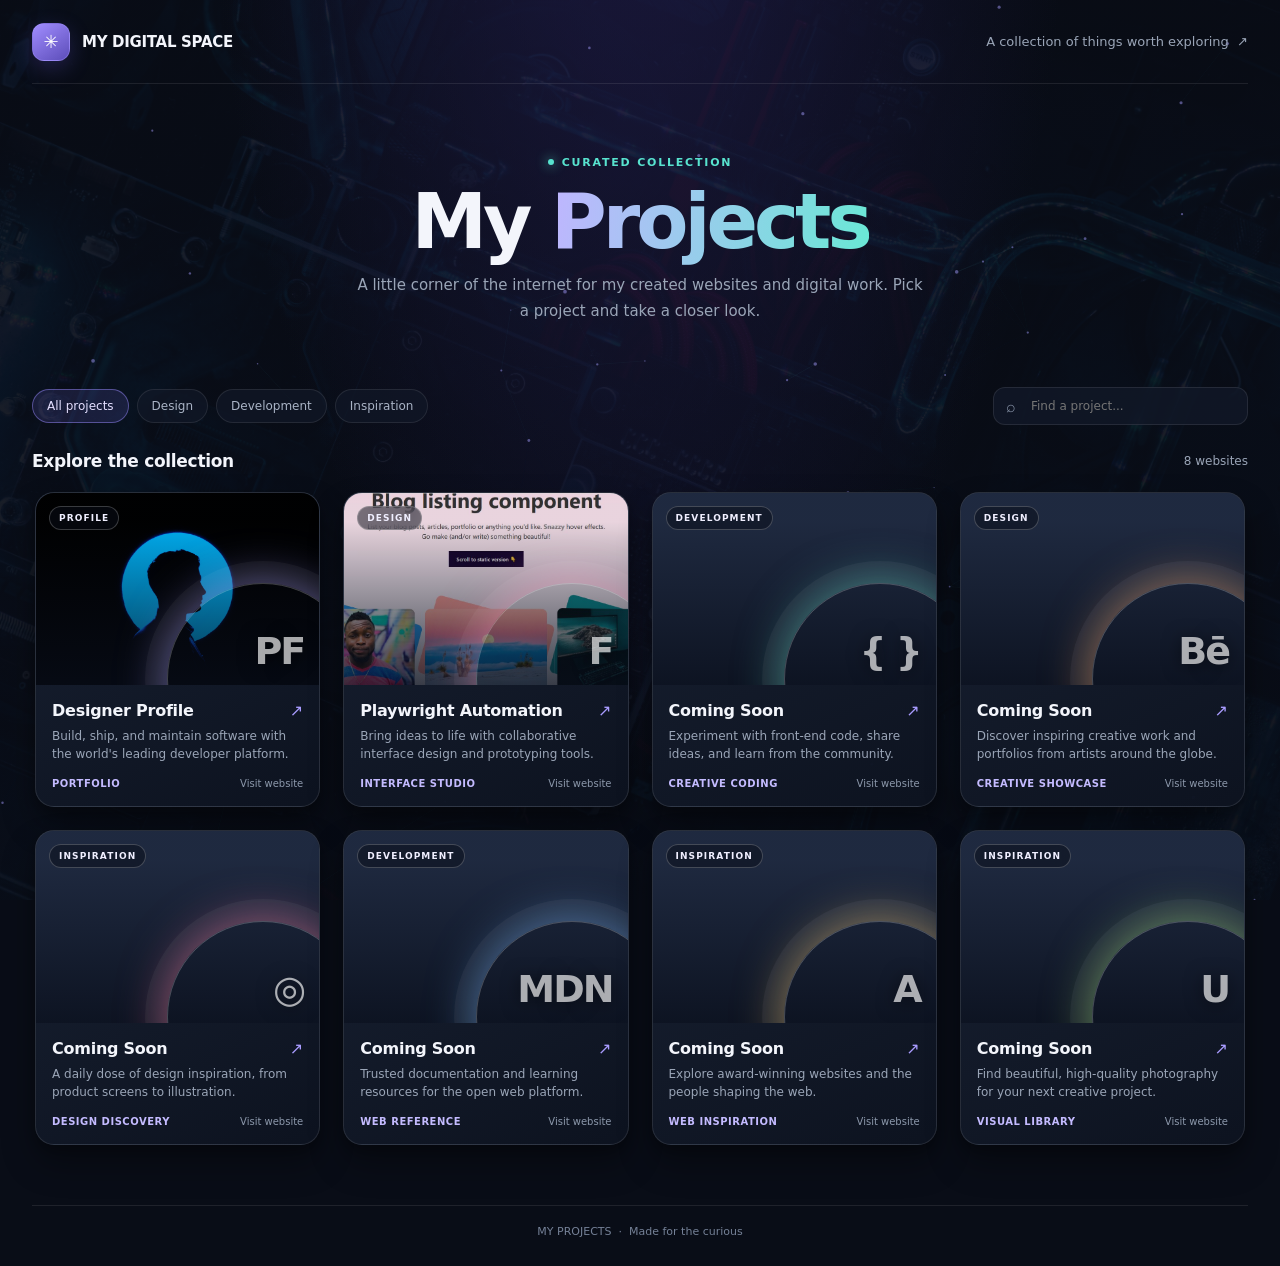
<file: index.html>
<!DOCTYPE html>
<html lang="en">

<head>
    <meta charset="UTF-8">
    <meta name="viewport" content="width=device-width, initial-scale=1">
    <meta name="theme-color" content="#090d17">
    <meta name="description" content="A curated gallery of favorite websites and digital projects.">
    <title>My Projects — Digital Collection</title>
    <link rel="stylesheet" href="assets/css/style.css">
</head>

<body>
    <canvas id="tech-bg" aria-hidden="true"></canvas>
    <div class="shell">
        <header class="topbar">
            <div class="brand"><span class="brand-mark" aria-hidden="true">✳</span><span>MY DIGITAL SPACE</span></div>
            <div class="top-note">A collection of things worth exploring&nbsp; ↗</div>
        </header>
        <main>
            <section class="hero" aria-labelledby="page-title">
                <div class="eyebrow">Curated collection</div>
                <h1 id="page-title">My <span>Projects</span></h1>
                <p class="hero-copy">A little corner of the internet for my created websites and digital work. Pick a
                    project and take a closer look.</p>
            </section>
            <div class="toolbar" aria-label="Project controls">
                <div class="filters" role="group" aria-label="Filter projects">
                    <button class="filter active" type="button" data-filter="all">All projects</button>
                    <button class="filter" type="button" data-filter="design">Design</button>
                    <button class="filter" type="button" data-filter="development">Development</button>
                    <button class="filter" type="button" data-filter="inspiration">Inspiration</button>
                </div>
                <label class="search"><span aria-hidden="true">⌕</span><input id="search" type="search"
                        placeholder="Find a project..." aria-label="Search projects"></label>
            </div>
            <div class="collection-head">
                <h2>Explore the collection</h2>
                <p id="count">8 websites</p>
            </div>
            <section class="grid" id="project-grid" aria-live="polite">
                <a class="project" href="https://codeacharya.github.io/Portfo/" target="_blank" rel="noopener noreferrer"
                    data-category="development" data-name="portfolio">
                    <div class="poster" style="--glow:#a99cff;background-image:url('assets/images/profile_pic.jpg')"><span
                            class="poster-label">Profile</span><span class="poster-mark">PF</span></div>
                    <div class="project-body">
                        <div class="project-title">
                            <h3>Designer Profile</h3><span class="arrow">↗</span>
                        </div>
                        <p>Build, ship, and maintain software with the world's leading developer platform.</p>
                        <div class="project-meta"><span class="tag">Portfolio</span><span class="visit">Visit
                                website</span></div>
                    </div>
                </a>
                <a class="project" href="projects/Playwright Web Automation/playwright_web_automation_notes.html" target="_blank" rel="noopener noreferrer"
                    data-category="design" data-name="playwright_web_automation">
                    <div class="poster"
                        style="--glow:#ff8cbb;background-image:url('assets/images/website%20layout.JPG')"><span
                            class="poster-label">Design</span><span class="poster-mark">F</span></div>
                    <div class="project-body">
                        <div class="project-title">
                            <h3>Playwright Automation</h3><span class="arrow">↗</span>
                        </div>
                        <p>Bring ideas to life with collaborative interface design and prototyping tools.</p>
                        <div class="project-meta"><span class="tag">Interface studio</span><span class="visit">Visit
                                website</span></div>
                    </div>
                </a>
                <a class="project" href="https://codepen.io/" target="_blank" rel="noopener noreferrer"
                    data-category="development" data-name="codepen frontend code">
                    <div class="poster"
                        style="--glow:#5edbc9;background-image:url('https://images.unsplash.com/photo-1518770660439-4636190af475?auto=format&fit=crop&w=900&q=85')">
                        <span class="poster-label">Development</span><span class="poster-mark">{ }</span></div>
                    <div class="project-body">
                        <div class="project-title">
                            <h3>Coming Soon</h3><span class="arrow">↗</span>
                        </div>
                        <p>Experiment with front-end code, share ideas, and learn from the community.</p>
                        <div class="project-meta"><span class="tag">Creative coding</span><span class="visit">Visit
                                website</span></div>
                    </div>
                </a>
                <a class="project" href="https://www.behance.net/" target="_blank" rel="noopener noreferrer"
                    data-category="design" data-name="behance creative portfolio">
                    <div class="poster"
                        style="--glow:#ffad6e;background-image:url('https://images.unsplash.com/photo-1541701494587-cb58502866ab?auto=format&fit=crop&w=900&q=85')">
                        <span class="poster-label">Design</span><span class="poster-mark">Bē</span></div>
                    <div class="project-body">
                        <div class="project-title">
                            <h3>Coming Soon</h3><span class="arrow">↗</span>
                        </div>
                        <p>Discover inspiring creative work and portfolios from artists around the globe.</p>
                        <div class="project-meta"><span class="tag">Creative showcase</span><span class="visit">Visit
                                website</span></div>
                    </div>
                </a>
                <a class="project" href="https://dribbble.com/" target="_blank" rel="noopener noreferrer"
                    data-category="inspiration" data-name="dribbble design inspiration">
                    <div class="poster"
                        style="--glow:#ff78a6;background-image:url('https://images.unsplash.com/photo-1557683316-973673baf926?auto=format&fit=crop&w=900&q=85')">
                        <span class="poster-label">Inspiration</span><span class="poster-mark">◎</span></div>
                    <div class="project-body">
                        <div class="project-title">
                            <h3>Coming Soon</h3><span class="arrow">↗</span>
                        </div>
                        <p>A daily dose of design inspiration, from product screens to illustration.</p>
                        <div class="project-meta"><span class="tag">Design discovery</span><span class="visit">Visit
                                website</span></div>
                    </div>
                </a>
                <a class="project" href="https://developer.mozilla.org/" target="_blank" rel="noopener noreferrer"
                    data-category="development" data-name="mdn web docs javascript html css">
                    <div class="poster"
                        style="--glow:#71b6ff;background-image:url('https://images.unsplash.com/photo-1519389950473-47ba0277781c?auto=format&fit=crop&w=900&q=85')">
                        <span class="poster-label">Development</span><span class="poster-mark">MDN</span></div>
                    <div class="project-body">
                        <div class="project-title">
                            <h3>Coming Soon</h3><span class="arrow">↗</span>
                        </div>
                        <p>Trusted documentation and learning resources for the open web platform.</p>
                        <div class="project-meta"><span class="tag">Web reference</span><span class="visit">Visit
                                website</span></div>
                    </div>
                </a>
                <a class="project" href="https://www.awwwards.com/" target="_blank" rel="noopener noreferrer"
                    data-category="inspiration" data-name="awwwards web inspiration">
                    <div class="poster"
                        style="--glow:#f6cb71;background-image:url('https://images.unsplash.com/photo-1498050108023-c5249f4df085?auto=format&fit=crop&w=900&q=85')">
                        <span class="poster-label">Inspiration</span><span class="poster-mark">A</span></div>
                    <div class="project-body">
                        <div class="project-title">
                            <h3>Coming Soon</h3><span class="arrow">↗</span>
                        </div>
                        <p>Explore award-winning websites and the people shaping the web.</p>
                        <div class="project-meta"><span class="tag">Web inspiration</span><span class="visit">Visit
                                website</span></div>
                    </div>
                </a>
                <a class="project" href="https://unsplash.com/" target="_blank" rel="noopener noreferrer"
                    data-category="inspiration" data-name="unsplash photography images">
                    <div class="poster"
                        style="--glow:#a6e57a;background-image:url('https://images.unsplash.com/photo-1497366754035-f200968a6e72?auto=format&fit=crop&w=900&q=85')">
                        <span class="poster-label">Inspiration</span><span class="poster-mark">U</span></div>
                    <div class="project-body">
                        <div class="project-title">
                            <h3>Coming Soon</h3><span class="arrow">↗</span>
                        </div>
                        <p>Find beautiful, high-quality photography for your next creative project.</p>
                        <div class="project-meta"><span class="tag">Visual library</span><span class="visit">Visit
                                website</span></div>
                    </div>
                </a>
            </section>
        </main>
        <footer>MY PROJECTS&nbsp; · &nbsp;Made for the curious</footer>
    </div>
    <script src="assets/js/script.js" defer></script>
</body>

</html>
</file>
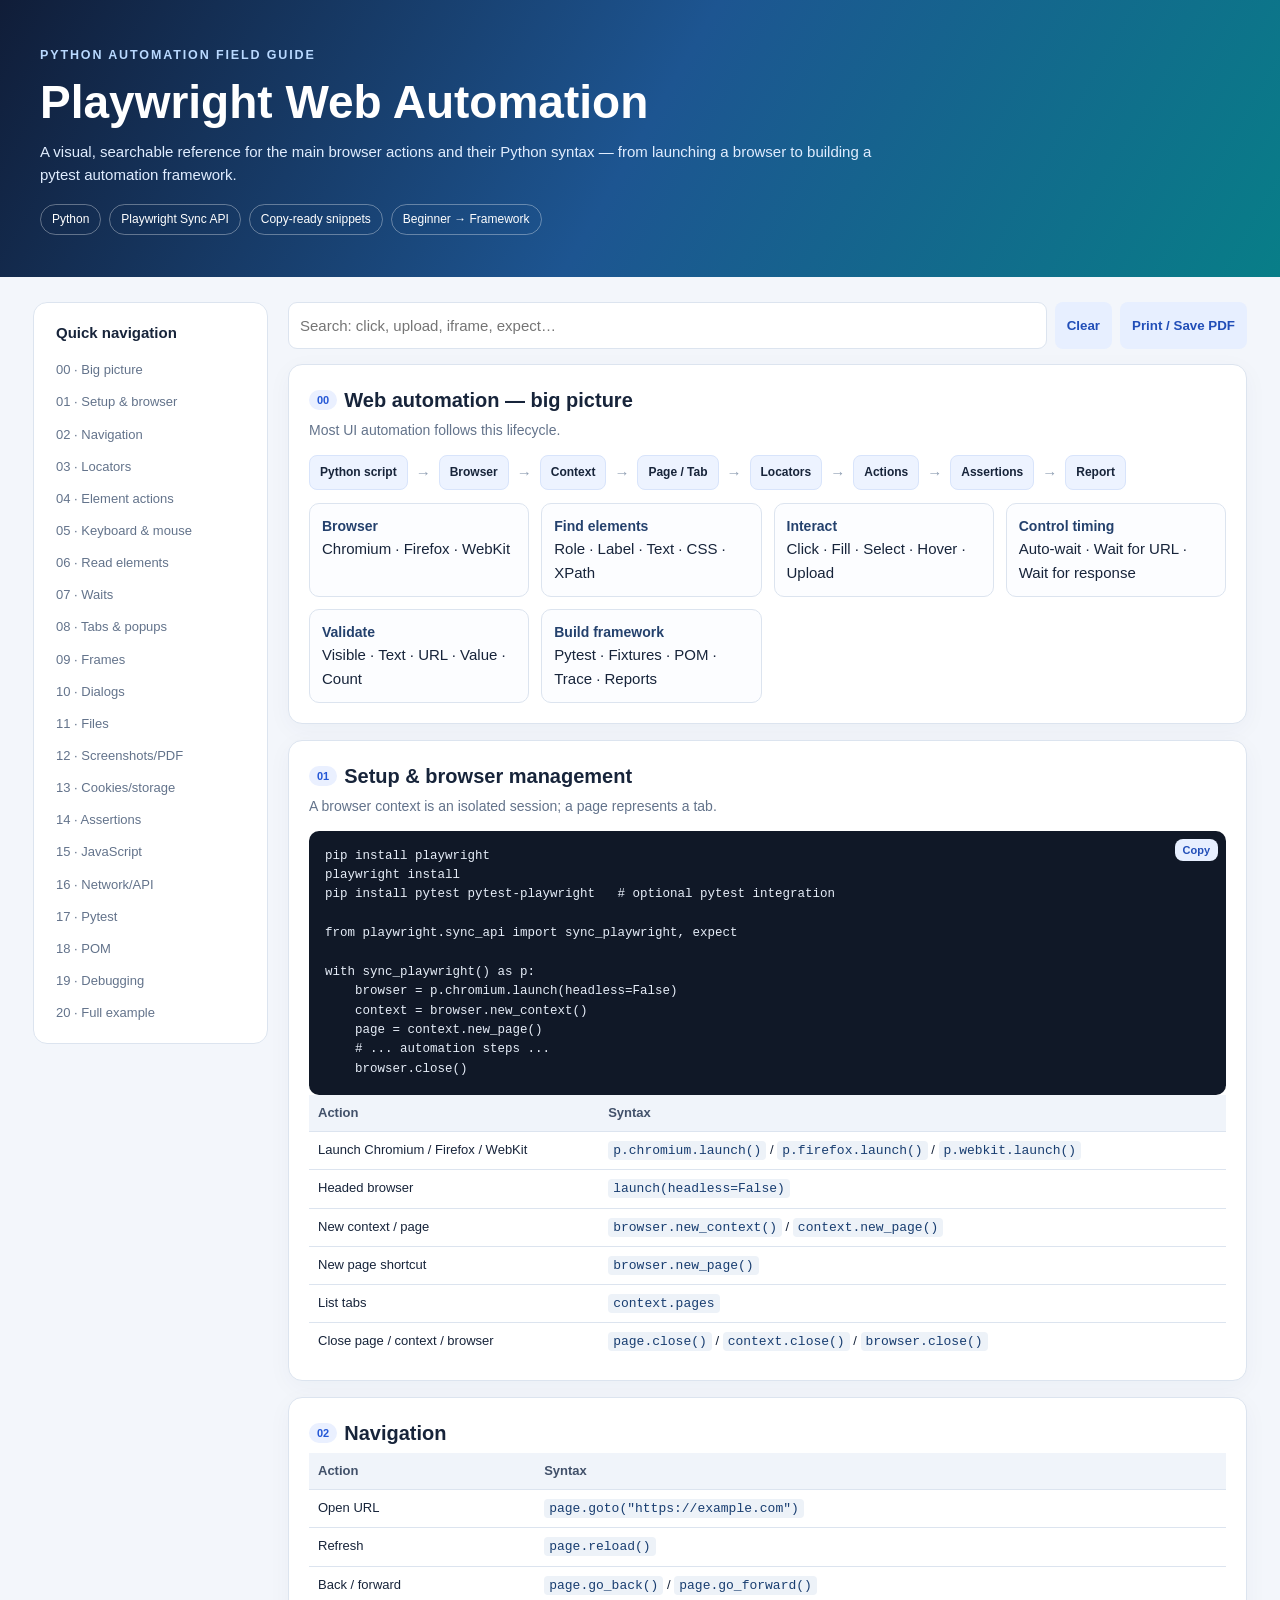
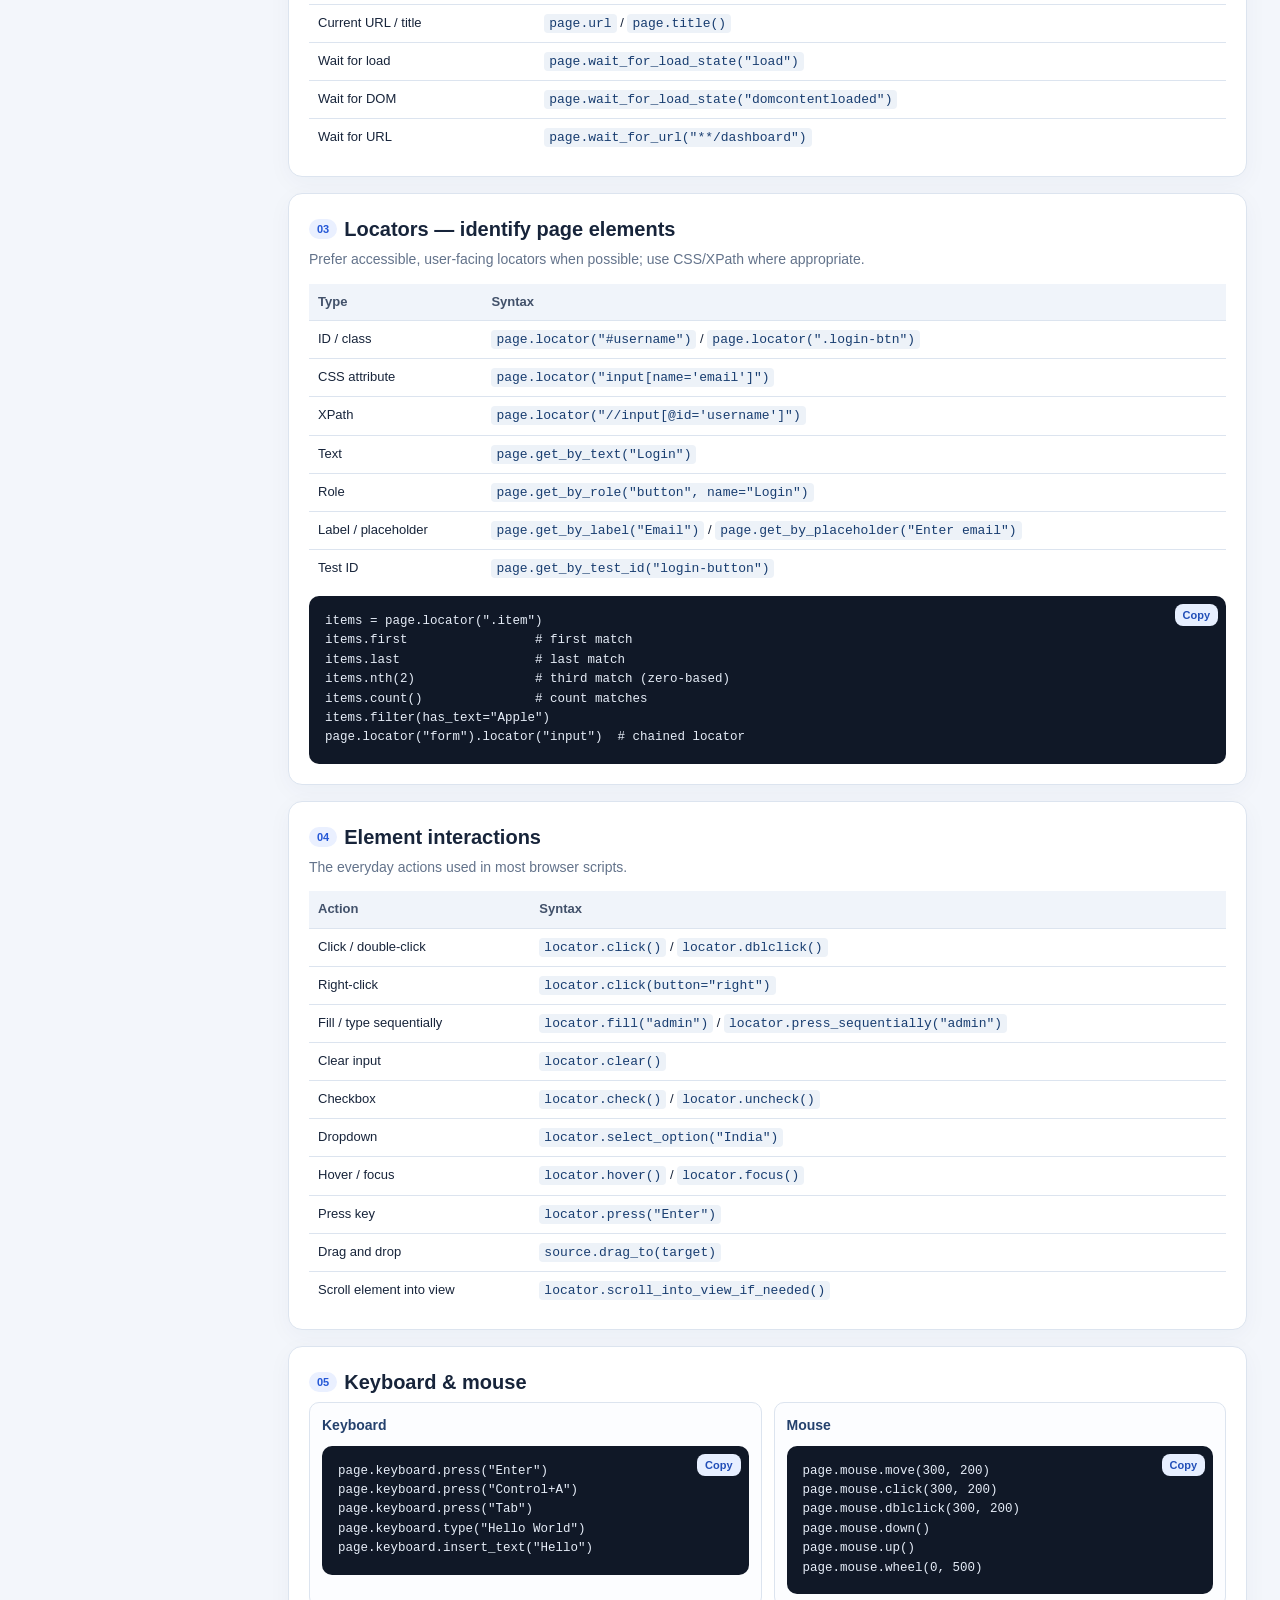
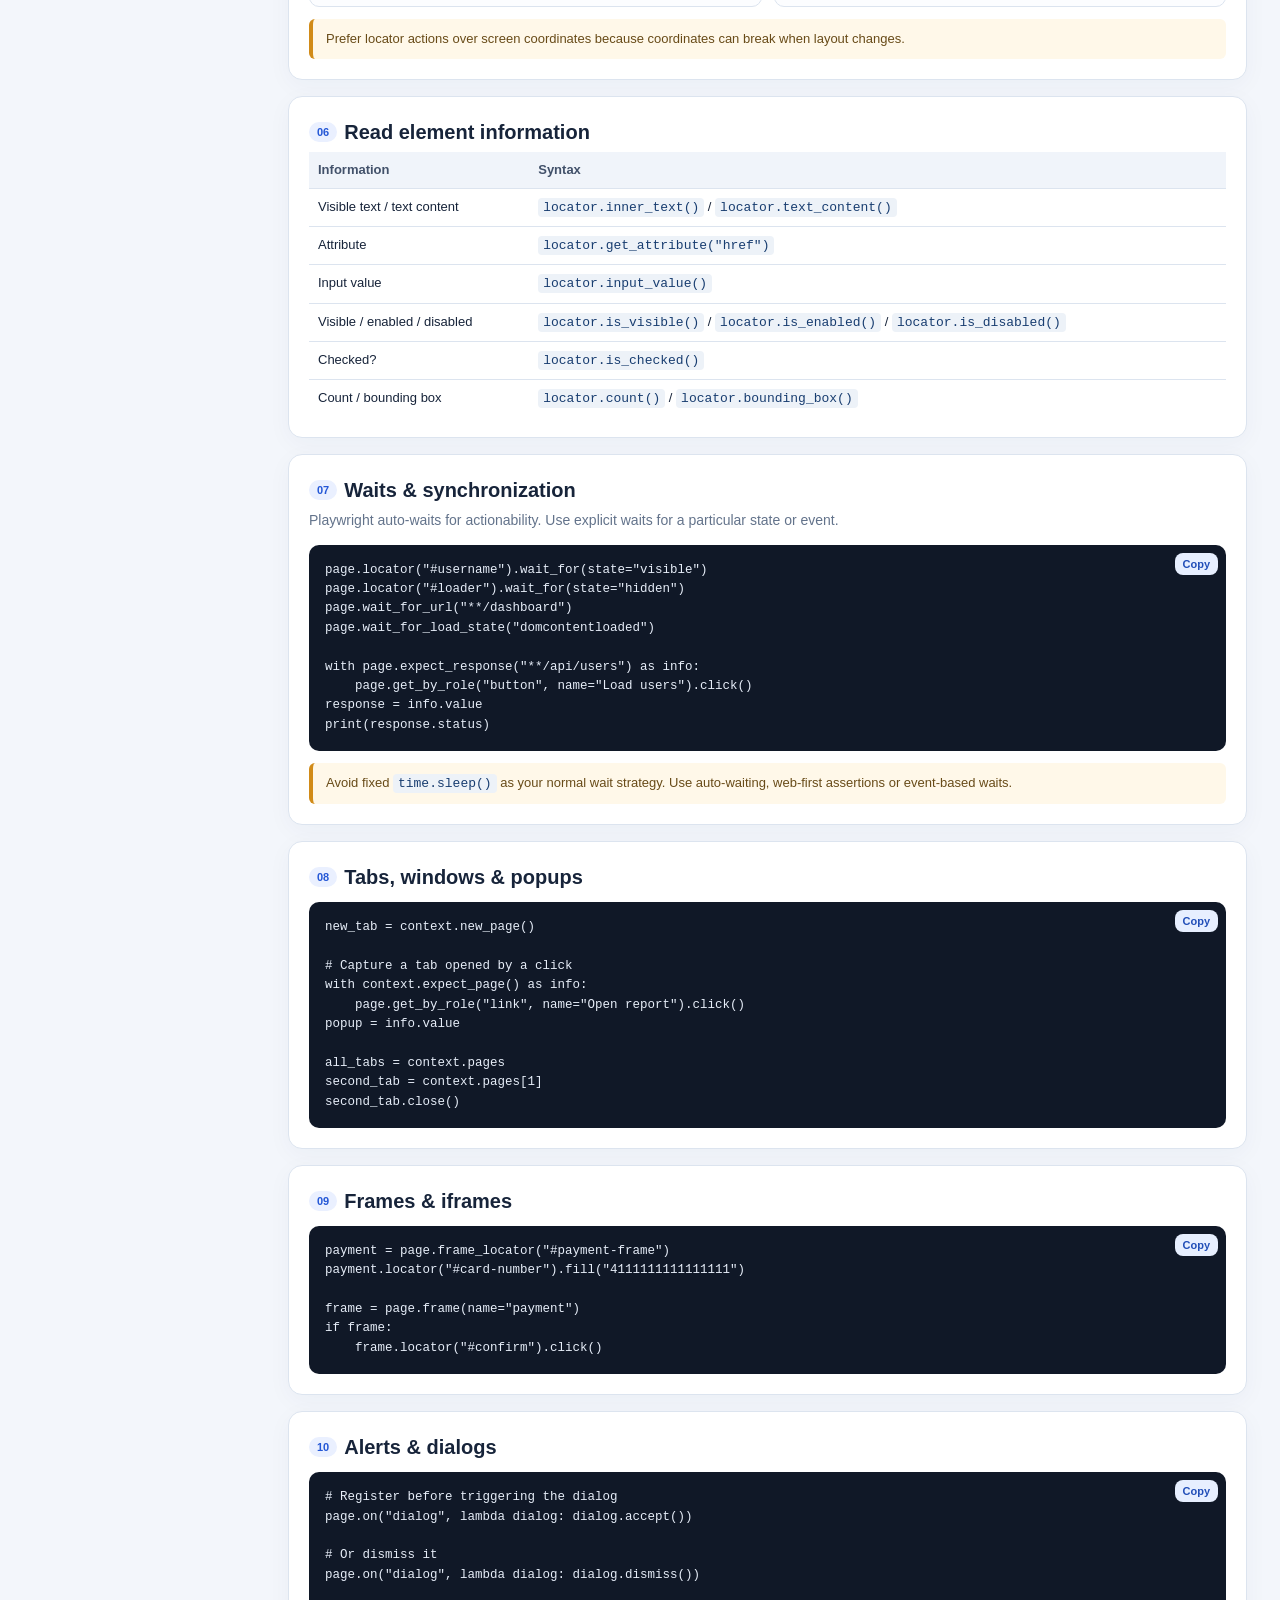
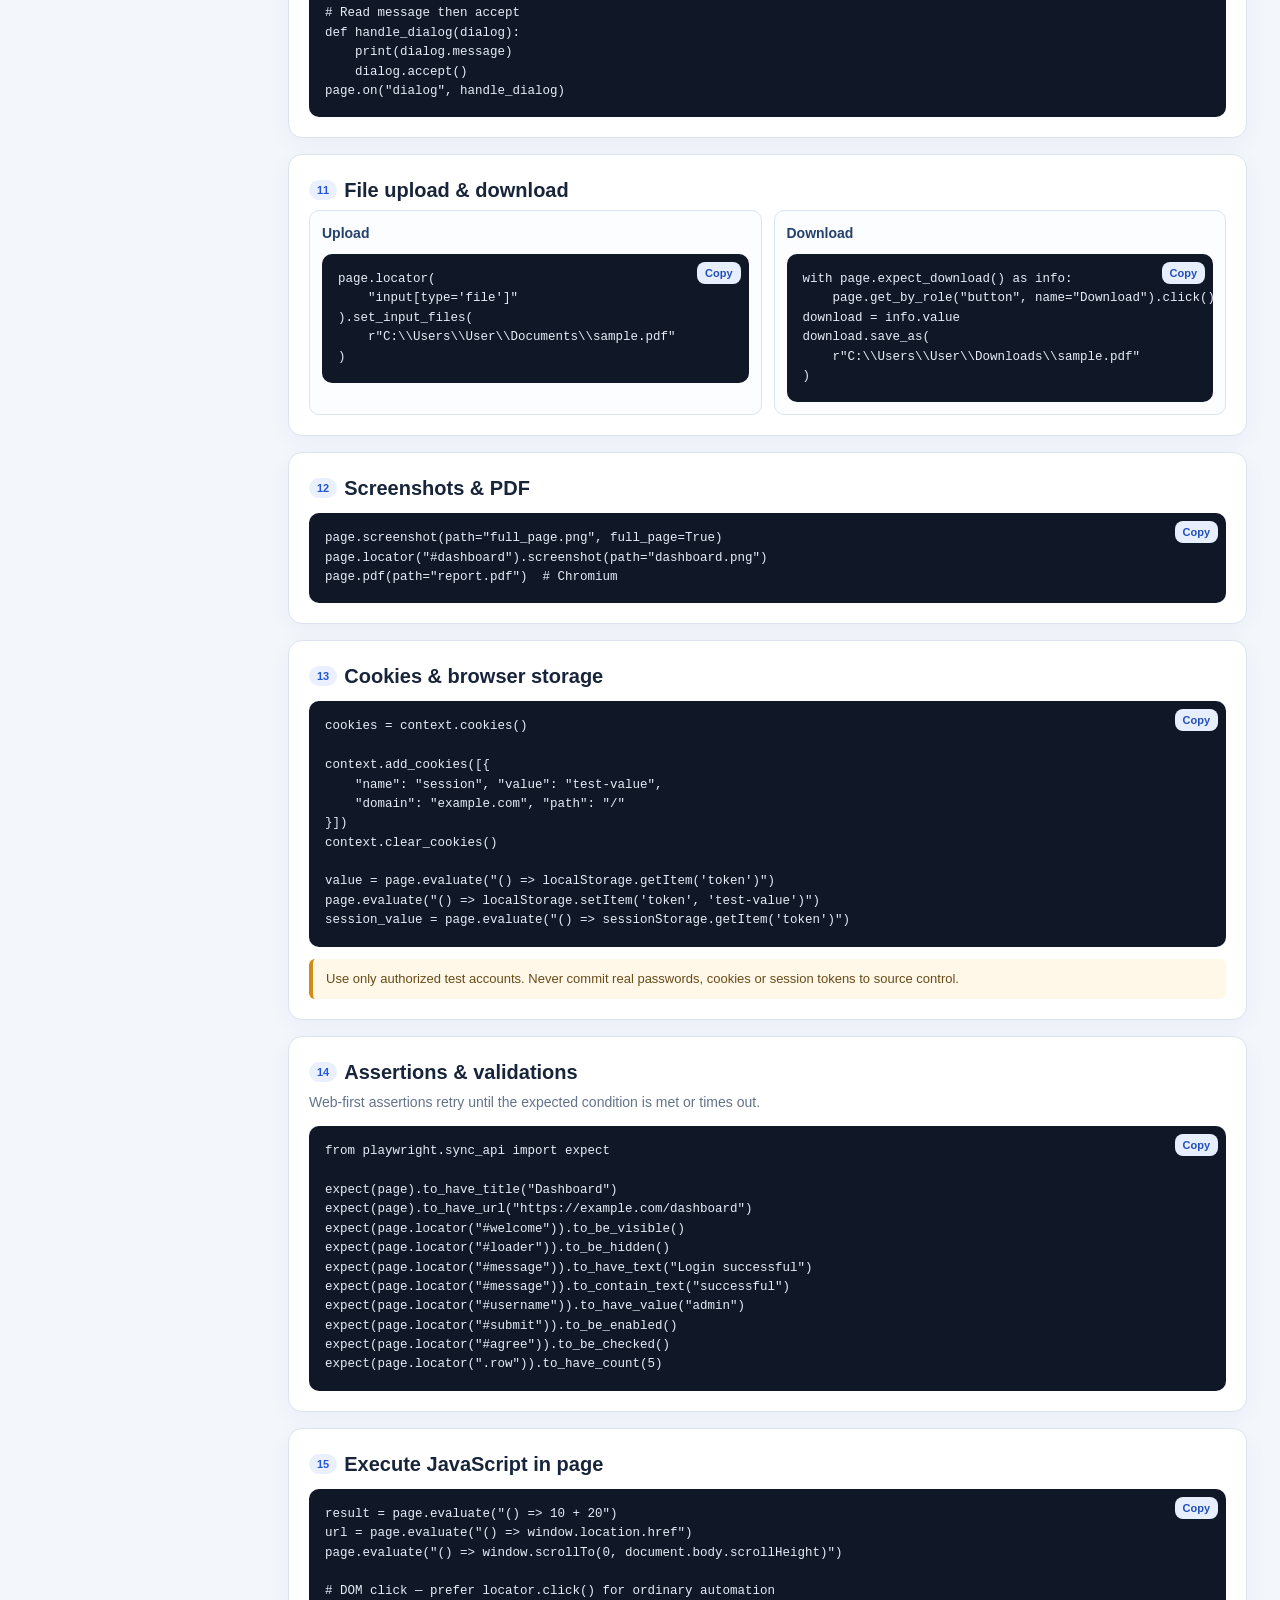
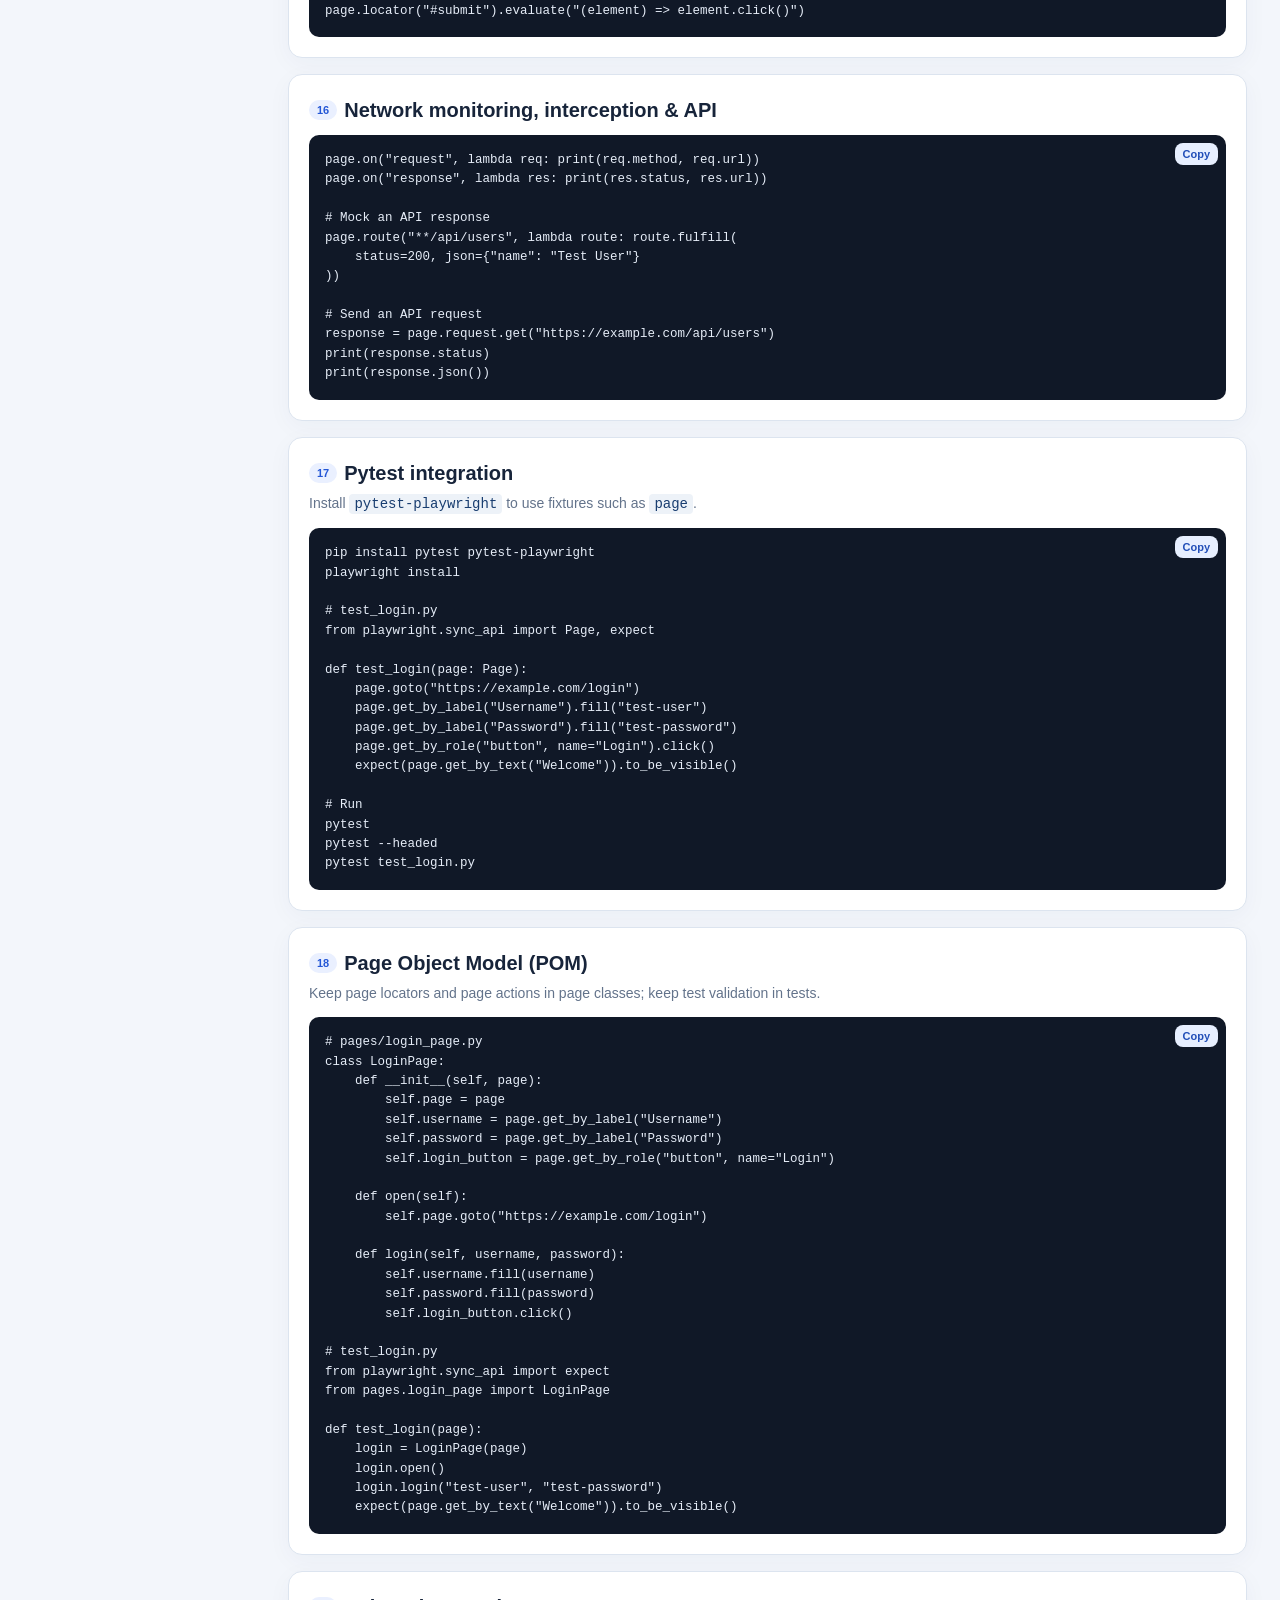
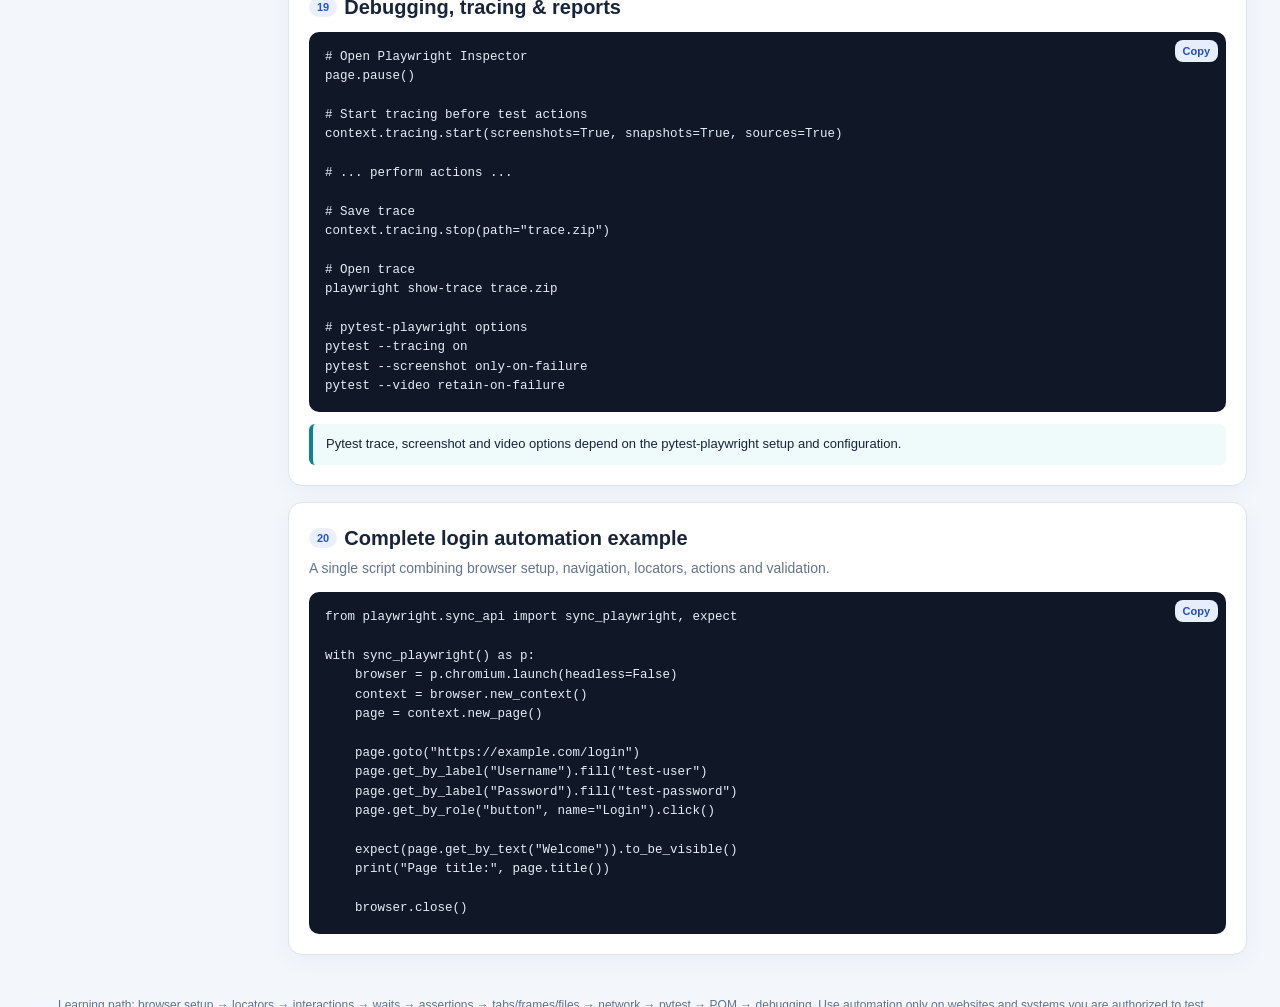
<file: projects/Playwright Web Automation/playwright_web_automation_notes.html>
<!doctype html>
<html lang="en">

<head>
    <meta charset="utf-8">
    <meta name="viewport" content="width=device-width,initial-scale=1">
    <title>Python + Playwright Web Automation Visual Notes</title>
    <style>
        :root {
            --bg: #f3f6fb;
            --card: #fff;
            --ink: #17243a;
            --muted: #63738b;
            --line: #dce4ef;
            --blue: #2457d6;
            --navy: #12213d;
            --code: #101827
        }

        * {
            box-sizing: border-box
        }

        body {
            margin: 0;
            background: var(--bg);
            color: var(--ink);
            font: 15px/1.55 "Segoe UI", Arial, sans-serif
        }

        header {
            padding: 42px max(22px, calc((100% - 1200px)/2));
            background: linear-gradient(120deg, #101d38, #1d5591, #087e88);
            color: white
        }

        header small {
            letter-spacing: .15em;
            text-transform: uppercase;
            color: #b9d9ff;
            font-weight: bold
        }

        h1 {
            font-size: clamp(30px, 4vw, 46px);
            line-height: 1.1;
            margin: 12px 0
        }

        header p {
            max-width: 850px;
            color: #e0edff;
            margin: 0
        }

        .tags {
            display: flex;
            gap: 8px;
            flex-wrap: wrap;
            margin-top: 18px
        }

        .tags span {
            border: 1px solid #ffffff55;
            border-radius: 30px;
            padding: 5px 11px;
            font-size: 12px
        }

        .layout {
            max-width: 1250px;
            margin: 25px auto;
            padding: 0 18px;
            display: grid;
            grid-template-columns: 235px 1fr;
            gap: 20px
        }

        nav {
            position: sticky;
            top: 15px;
            align-self: start;
            max-height: calc(100vh - 30px);
            overflow: auto;
            background: white;
            border: 1px solid var(--line);
            border-radius: 14px;
            padding: 14px
        }

        nav b {
            display: block;
            margin: 4px 8px 10px
        }

        nav a {
            display: block;
            text-decoration: none;
            color: var(--muted);
            font-size: 13px;
            padding: 6px 8px;
            border-radius: 7px
        }

        nav a:hover {
            background: #edf3ff;
            color: var(--blue)
        }

        main {
            min-width: 0
        }

        .tools {
            display: flex;
            gap: 8px;
            margin-bottom: 15px
        }

        .tools input {
            flex: 1;
            min-width: 120px;
            padding: 11px;
            border: 1px solid var(--line);
            border-radius: 9px;
            font: inherit
        }

        .tools button,
        .copy {
            border: 0;
            border-radius: 8px;
            background: #e7efff;
            color: #214eb8;
            padding: 8px 12px;
            font-weight: 700;
            cursor: pointer
        }

        section {
            background: var(--card);
            border: 1px solid var(--line);
            border-radius: 14px;
            padding: 20px;
            margin-bottom: 16px;
            box-shadow: 0 6px 24px #17345b0a;
            scroll-margin-top: 15px
        }

        h2 {
            font-size: 20px;
            margin: 0 0 4px
        }

        .n {
            font-size: 11px;
            color: var(--blue);
            background: #eaf0ff;
            border-radius: 20px;
            padding: 4px 8px;
            vertical-align: 3px;
            margin-right: 7px
        }

        .desc {
            color: var(--muted);
            margin: 0 0 13px;
            font-size: 14px
        }

        table {
            width: 100%;
            border-collapse: collapse;
            font-size: 13px
        }

        th,
        td {
            text-align: left;
            padding: 8px 9px;
            border-bottom: 1px solid var(--line);
            vertical-align: top
        }

        th {
            background: #f0f4fa;
            color: #42516a
        }

        tr:last-child td {
            border: 0
        }

        code {
            font-family: Consolas, monospace;
            background: #edf2f8;
            color: #183d70;
            border-radius: 4px;
            padding: 2px 5px;
            overflow-wrap: anywhere
        }

        pre {
            position: relative;
            background: var(--code);
            color: #e6edf8;
            border-radius: 10px;
            padding: 16px;
            overflow: auto;
            font: 12.5px/1.55 Consolas, monospace;
            margin: 9px 0 0
        }

        pre code {
            background: none;
            color: inherit;
            padding: 0
        }

        .copy {
            position: absolute;
            right: 8px;
            top: 8px;
            font-size: 11px;
            padding: 5px 8px
        }

        .grid {
            display: grid;
            grid-template-columns: repeat(auto-fit, minmax(220px, 1fr));
            gap: 12px
        }

        .tile {
            border: 1px solid var(--line);
            border-radius: 10px;
            padding: 12px;
            background: #fcfdff
        }

        .tile h3 {
            font-size: 14px;
            margin: 0;
            color: #24416d
        }

        .flow {
            display: flex;
            flex-wrap: wrap;
            gap: 8px;
            align-items: center;
            margin: 13px 0
        }

        .flow span {
            background: #edf3ff;
            border: 1px solid #d8e4fb;
            border-radius: 8px;
            padding: 7px 10px;
            font-size: 12px;
            font-weight: bold
        }

        .flow b {
            color: #91a0b4
        }

        .note {
            background: #effafb;
            border-left: 4px solid #0e8290;
            border-radius: 6px;
            padding: 10px 13px;
            font-size: 13px;
            margin-top: 12px
        }

        .warn {
            background: #fff8e9;
            border-color: #d18b18;
            color: #684b18
        }

        .hidden {
            display: none !important
        }

        footer {
            max-width: 1200px;
            margin: auto;
            padding: 0 18px 30px;
            color: var(--muted);
            font-size: 12px
        }

        @media(max-width:820px) {
            .layout {
                grid-template-columns: 1fr
            }

            nav {
                position: static;
                max-height: none;
                display: grid;
                grid-template-columns: repeat(2, 1fr)
            }

            nav b {
                grid-column: 1/-1
            }

            section {
                padding: 15px
            }
        }

        @media print {
            body {
                background: white
            }

            nav,
            .tools,
            .copy {
                display: none !important
            }

            .layout {
                display: block;
                max-width: none
            }

            section {
                box-shadow: none;
                break-inside: avoid
            }

            header {
                print-color-adjust: exact
            }
        }
    </style>
</head>

<body>
    <header><small>Python automation field guide</small>
        <h1>Playwright Web Automation</h1>
        <p>A visual, searchable reference for the main browser actions and their Python syntax — from launching a
            browser to building a pytest automation framework.</p>
        <div class="tags"><span>Python</span><span>Playwright Sync API</span><span>Copy-ready
                snippets</span><span>Beginner → Framework</span></div>
    </header>
    <div class="layout">
        <nav><b>Quick navigation</b>
            <a href="#map">00 · Big picture</a><a href="#setup">01 · Setup & browser</a><a href="#nav">02 ·
                Navigation</a><a href="#locators">03 · Locators</a><a href="#actions">04 · Element actions</a><a
                href="#input">05 · Keyboard & mouse</a><a href="#read">06 · Read elements</a><a href="#wait">07 ·
                Waits</a><a href="#tabs">08 · Tabs & popups</a><a href="#frames">09 · Frames</a><a href="#dialogs">10 ·
                Dialogs</a><a href="#files">11 · Files</a><a href="#screens">12 · Screenshots/PDF</a><a
                href="#storage">13 · Cookies/storage</a><a href="#assert">14 · Assertions</a><a href="#js">15 ·
                JavaScript</a><a href="#network">16 · Network/API</a><a href="#pytest">17 · Pytest</a><a href="#pom">18
                · POM</a><a href="#debug">19 · Debugging</a><a href="#example">20 · Full example</a>
        </nav>
        <main>
            <div class="tools"><input id="q" placeholder="Search: click, upload, iframe, expect…" type="search"><button
                    onclick="resetSearch()">Clear</button><button onclick="window.print()">Print / Save PDF</button>
            </div>
            <section id="map" data-key="mind map overview flow">
                <h2><span class="n">00</span>Web automation — big picture</h2>
                <p class="desc">Most UI automation follows this lifecycle.</p>
                <div class="flow"><span>Python
                        script</span><b>→</b><span>Browser</span><b>→</b><span>Context</span><b>→</b><span>Page /
                        Tab</span><b>→</b><span>Locators</span><b>→</b><span>Actions</span><b>→</b><span>Assertions</span><b>→</b><span>Report</span>
                </div>
                <div class="grid">
                    <div class="tile">
                        <h3>Browser</h3>Chromium · Firefox · WebKit
                    </div>
                    <div class="tile">
                        <h3>Find elements</h3>Role · Label · Text · CSS · XPath
                    </div>
                    <div class="tile">
                        <h3>Interact</h3>Click · Fill · Select · Hover · Upload
                    </div>
                    <div class="tile">
                        <h3>Control timing</h3>Auto-wait · Wait for URL · Wait for response
                    </div>
                    <div class="tile">
                        <h3>Validate</h3>Visible · Text · URL · Value · Count
                    </div>
                    <div class="tile">
                        <h3>Build framework</h3>Pytest · Fixtures · POM · Trace · Reports
                    </div>
                </div>
            </section>

            <section id="setup"
                data-key="install setup browser chromium firefox webkit launch context page close headless">
                <h2><span class="n">01</span>Setup & browser management</h2>
                <p class="desc">A browser context is an isolated session; a page represents a tab.</p>
                <pre><button class="copy" onclick="copy(this)">Copy</button><code>pip install playwright
playwright install
pip install pytest pytest-playwright   # optional pytest integration

from playwright.sync_api import sync_playwright, expect

with sync_playwright() as p:
    browser = p.chromium.launch(headless=False)
    context = browser.new_context()
    page = context.new_page()
    # ... automation steps ...
    browser.close()</code></pre>
                <table>
                    <tr>
                        <th>Action</th>
                        <th>Syntax</th>
                    </tr>
                    <tr>
                        <td>Launch Chromium / Firefox / WebKit</td>
                        <td><code>p.chromium.launch()</code> / <code>p.firefox.launch()</code> /
                            <code>p.webkit.launch()</code></td>
                    </tr>
                    <tr>
                        <td>Headed browser</td>
                        <td><code>launch(headless=False)</code></td>
                    </tr>
                    <tr>
                        <td>New context / page</td>
                        <td><code>browser.new_context()</code> / <code>context.new_page()</code></td>
                    </tr>
                    <tr>
                        <td>New page shortcut</td>
                        <td><code>browser.new_page()</code></td>
                    </tr>
                    <tr>
                        <td>List tabs</td>
                        <td><code>context.pages</code></td>
                    </tr>
                    <tr>
                        <td>Close page / context / browser</td>
                        <td><code>page.close()</code> / <code>context.close()</code> / <code>browser.close()</code></td>
                    </tr>
                </table>
            </section>

            <section id="nav" data-key="navigation goto reload back forward url title load state">
                <h2><span class="n">02</span>Navigation</h2>
                <table>
                    <tr>
                        <th>Action</th>
                        <th>Syntax</th>
                    </tr>
                    <tr>
                        <td>Open URL</td>
                        <td><code>page.goto("https://example.com")</code></td>
                    </tr>
                    <tr>
                        <td>Refresh</td>
                        <td><code>page.reload()</code></td>
                    </tr>
                    <tr>
                        <td>Back / forward</td>
                        <td><code>page.go_back()</code> / <code>page.go_forward()</code></td>
                    </tr>
                    <tr>
                        <td>Current URL / title</td>
                        <td><code>page.url</code> / <code>page.title()</code></td>
                    </tr>
                    <tr>
                        <td>Wait for load</td>
                        <td><code>page.wait_for_load_state("load")</code></td>
                    </tr>
                    <tr>
                        <td>Wait for DOM</td>
                        <td><code>page.wait_for_load_state("domcontentloaded")</code></td>
                    </tr>
                    <tr>
                        <td>Wait for URL</td>
                        <td><code>page.wait_for_url("**/dashboard")</code></td>
                    </tr>
                </table>
            </section>

            <section id="locators"
                data-key="locator selectors id class css xpath text role label placeholder test id first last nth filter chain">
                <h2><span class="n">03</span>Locators — identify page elements</h2>
                <p class="desc">Prefer accessible, user-facing locators when possible; use CSS/XPath where appropriate.
                </p>
                <table>
                    <tr>
                        <th>Type</th>
                        <th>Syntax</th>
                    </tr>
                    <tr>
                        <td>ID / class</td>
                        <td><code>page.locator("#username")</code> / <code>page.locator(".login-btn")</code></td>
                    </tr>
                    <tr>
                        <td>CSS attribute</td>
                        <td><code>page.locator("input[name='email']")</code></td>
                    </tr>
                    <tr>
                        <td>XPath</td>
                        <td><code>page.locator("//input[@id='username']")</code></td>
                    </tr>
                    <tr>
                        <td>Text</td>
                        <td><code>page.get_by_text("Login")</code></td>
                    </tr>
                    <tr>
                        <td>Role</td>
                        <td><code>page.get_by_role("button", name="Login")</code></td>
                    </tr>
                    <tr>
                        <td>Label / placeholder</td>
                        <td><code>page.get_by_label("Email")</code> /
                            <code>page.get_by_placeholder("Enter email")</code></td>
                    </tr>
                    <tr>
                        <td>Test ID</td>
                        <td><code>page.get_by_test_id("login-button")</code></td>
                    </tr>
                </table>
                <pre><button class="copy" onclick="copy(this)">Copy</button><code>items = page.locator(".item")
items.first                 # first match
items.last                  # last match
items.nth(2)                # third match (zero-based)
items.count()               # count matches
items.filter(has_text="Apple")
page.locator("form").locator("input")  # chained locator</code></pre>
            </section>

            <section id="actions"
                data-key="click double click right click fill type clear check uncheck select dropdown hover focus press drag drop scroll">
                <h2><span class="n">04</span>Element interactions</h2>
                <p class="desc">The everyday actions used in most browser scripts.</p>
                <table>
                    <tr>
                        <th>Action</th>
                        <th>Syntax</th>
                    </tr>
                    <tr>
                        <td>Click / double-click</td>
                        <td><code>locator.click()</code> / <code>locator.dblclick()</code></td>
                    </tr>
                    <tr>
                        <td>Right-click</td>
                        <td><code>locator.click(button="right")</code></td>
                    </tr>
                    <tr>
                        <td>Fill / type sequentially</td>
                        <td><code>locator.fill("admin")</code> / <code>locator.press_sequentially("admin")</code></td>
                    </tr>
                    <tr>
                        <td>Clear input</td>
                        <td><code>locator.clear()</code></td>
                    </tr>
                    <tr>
                        <td>Checkbox</td>
                        <td><code>locator.check()</code> / <code>locator.uncheck()</code></td>
                    </tr>
                    <tr>
                        <td>Dropdown</td>
                        <td><code>locator.select_option("India")</code></td>
                    </tr>
                    <tr>
                        <td>Hover / focus</td>
                        <td><code>locator.hover()</code> / <code>locator.focus()</code></td>
                    </tr>
                    <tr>
                        <td>Press key</td>
                        <td><code>locator.press("Enter")</code></td>
                    </tr>
                    <tr>
                        <td>Drag and drop</td>
                        <td><code>source.drag_to(target)</code></td>
                    </tr>
                    <tr>
                        <td>Scroll element into view</td>
                        <td><code>locator.scroll_into_view_if_needed()</code></td>
                    </tr>
                </table>
            </section>

            <section id="input" data-key="keyboard mouse press control tab type insert text move click wheel">
                <h2><span class="n">05</span>Keyboard & mouse</h2>
                <div class="grid">
                    <div class="tile">
                        <h3>Keyboard</h3>
                        <pre><button class="copy" onclick="copy(this)">Copy</button><code>page.keyboard.press("Enter")
page.keyboard.press("Control+A")
page.keyboard.press("Tab")
page.keyboard.type("Hello World")
page.keyboard.insert_text("Hello")</code></pre>
                    </div>
                    <div class="tile">
                        <h3>Mouse</h3>
                        <pre><button class="copy" onclick="copy(this)">Copy</button><code>page.mouse.move(300, 200)
page.mouse.click(300, 200)
page.mouse.dblclick(300, 200)
page.mouse.down()
page.mouse.up()
page.mouse.wheel(0, 500)</code></pre>
                    </div>
                </div>
                <div class="note warn">Prefer locator actions over screen coordinates because coordinates can break when
                    layout changes.</div>
            </section>

            <section id="read"
                data-key="get text content attribute input value visible enabled disabled checked count bounding box">
                <h2><span class="n">06</span>Read element information</h2>
                <table>
                    <tr>
                        <th>Information</th>
                        <th>Syntax</th>
                    </tr>
                    <tr>
                        <td>Visible text / text content</td>
                        <td><code>locator.inner_text()</code> / <code>locator.text_content()</code></td>
                    </tr>
                    <tr>
                        <td>Attribute</td>
                        <td><code>locator.get_attribute("href")</code></td>
                    </tr>
                    <tr>
                        <td>Input value</td>
                        <td><code>locator.input_value()</code></td>
                    </tr>
                    <tr>
                        <td>Visible / enabled / disabled</td>
                        <td><code>locator.is_visible()</code> / <code>locator.is_enabled()</code> /
                            <code>locator.is_disabled()</code></td>
                    </tr>
                    <tr>
                        <td>Checked?</td>
                        <td><code>locator.is_checked()</code></td>
                    </tr>
                    <tr>
                        <td>Count / bounding box</td>
                        <td><code>locator.count()</code> / <code>locator.bounding_box()</code></td>
                    </tr>
                </table>
            </section>

            <section id="wait"
                data-key="wait synchronization auto waiting visible hidden url load response timeout sleep">
                <h2><span class="n">07</span>Waits & synchronization</h2>
                <p class="desc">Playwright auto-waits for actionability. Use explicit waits for a particular state or
                    event.</p>
                <pre><button class="copy" onclick="copy(this)">Copy</button><code>page.locator("#username").wait_for(state="visible")
page.locator("#loader").wait_for(state="hidden")
page.wait_for_url("**/dashboard")
page.wait_for_load_state("domcontentloaded")

with page.expect_response("**/api/users") as info:
    page.get_by_role("button", name="Load users").click()
response = info.value
print(response.status)</code></pre>
                <div class="note warn">Avoid fixed <code>time.sleep()</code> as your normal wait strategy. Use
                    auto-waiting, web-first assertions or event-based waits.</div>
            </section>

            <section id="tabs" data-key="tabs windows popup expect page new page context pages switch close">
                <h2><span class="n">08</span>Tabs, windows & popups</h2>
                <pre><button class="copy" onclick="copy(this)">Copy</button><code>new_tab = context.new_page()

# Capture a tab opened by a click
with context.expect_page() as info:
    page.get_by_role("link", name="Open report").click()
popup = info.value

all_tabs = context.pages
second_tab = context.pages[1]
second_tab.close()</code></pre>
            </section>

            <section id="frames" data-key="iframe frame locator frame name">
                <h2><span class="n">09</span>Frames & iframes</h2>
                <pre><button class="copy" onclick="copy(this)">Copy</button><code>payment = page.frame_locator("#payment-frame")
payment.locator("#card-number").fill("4111111111111111")

frame = page.frame(name="payment")
if frame:
    frame.locator("#confirm").click()</code></pre>
            </section>

            <section id="dialogs" data-key="alert confirm prompt dialog accept dismiss message">
                <h2><span class="n">10</span>Alerts & dialogs</h2>
                <pre><button class="copy" onclick="copy(this)">Copy</button><code># Register before triggering the dialog
page.on("dialog", lambda dialog: dialog.accept())

# Or dismiss it
page.on("dialog", lambda dialog: dialog.dismiss())

# Read message then accept
def handle_dialog(dialog):
    print(dialog.message)
    dialog.accept()
page.on("dialog", handle_dialog)</code></pre>
            </section>

            <section id="files" data-key="upload file set input files download expect download save as">
                <h2><span class="n">11</span>File upload & download</h2>
                <div class="grid">
                    <div class="tile">
                        <h3>Upload</h3>
                        <pre><button class="copy" onclick="copy(this)">Copy</button><code>page.locator(
    "input[type='file']"
).set_input_files(
    r"C:\\Users\\User\\Documents\\sample.pdf"
)</code></pre>
                    </div>
                    <div class="tile">
                        <h3>Download</h3>
                        <pre><button class="copy" onclick="copy(this)">Copy</button><code>with page.expect_download() as info:
    page.get_by_role("button", name="Download").click()
download = info.value
download.save_as(
    r"C:\\Users\\User\\Downloads\\sample.pdf"
)</code></pre>
                    </div>
                </div>
            </section>

            <section id="screens" data-key="screenshot full page element pdf">
                <h2><span class="n">12</span>Screenshots & PDF</h2>
                <pre><button class="copy" onclick="copy(this)">Copy</button><code>page.screenshot(path="full_page.png", full_page=True)
page.locator("#dashboard").screenshot(path="dashboard.png")
page.pdf(path="report.pdf")  # Chromium</code></pre>
            </section>

            <section id="storage" data-key="cookies local storage session storage add clear get set">
                <h2><span class="n">13</span>Cookies & browser storage</h2>
                <pre><button class="copy" onclick="copy(this)">Copy</button><code>cookies = context.cookies()

context.add_cookies([{
    "name": "session", "value": "test-value",
    "domain": "example.com", "path": "/"
}])
context.clear_cookies()

value = page.evaluate("() => localStorage.getItem('token')")
page.evaluate("() => localStorage.setItem('token', 'test-value')")
session_value = page.evaluate("() => sessionStorage.getItem('token')")</code></pre>
                <div class="note warn">Use only authorized test accounts. Never commit real passwords, cookies or
                    session tokens to source control.</div>
            </section>

            <section id="assert"
                data-key="assert expect title url visible hidden text value enabled checked count validation">
                <h2><span class="n">14</span>Assertions & validations</h2>
                <p class="desc">Web-first assertions retry until the expected condition is met or times out.</p>
                <pre><button class="copy" onclick="copy(this)">Copy</button><code>from playwright.sync_api import expect

expect(page).to_have_title("Dashboard")
expect(page).to_have_url("https://example.com/dashboard")
expect(page.locator("#welcome")).to_be_visible()
expect(page.locator("#loader")).to_be_hidden()
expect(page.locator("#message")).to_have_text("Login successful")
expect(page.locator("#message")).to_contain_text("successful")
expect(page.locator("#username")).to_have_value("admin")
expect(page.locator("#submit")).to_be_enabled()
expect(page.locator("#agree")).to_be_checked()
expect(page.locator(".row")).to_have_count(5)</code></pre>
            </section>

            <section id="js" data-key="javascript evaluate scroll window document click">
                <h2><span class="n">15</span>Execute JavaScript in page</h2>
                <pre><button class="copy" onclick="copy(this)">Copy</button><code>result = page.evaluate("() => 10 + 20")
url = page.evaluate("() => window.location.href")
page.evaluate("() => window.scrollTo(0, document.body.scrollHeight)")

# DOM click — prefer locator.click() for ordinary automation
page.locator("#submit").evaluate("(element) => element.click()")</code></pre>
            </section>

            <section id="network" data-key="network request response route intercept mock api get post json status">
                <h2><span class="n">16</span>Network monitoring, interception & API</h2>
                <pre><button class="copy" onclick="copy(this)">Copy</button><code>page.on("request", lambda req: print(req.method, req.url))
page.on("response", lambda res: print(res.status, res.url))

# Mock an API response
page.route("**/api/users", lambda route: route.fulfill(
    status=200, json={"name": "Test User"}
))

# Send an API request
response = page.request.get("https://example.com/api/users")
print(response.status)
print(response.json())</code></pre>
            </section>

            <section id="pytest" data-key="pytest fixture page test run headed test file">
                <h2><span class="n">17</span>Pytest integration</h2>
                <p class="desc">Install <code>pytest-playwright</code> to use fixtures such as <code>page</code>.</p>
                <pre><button class="copy" onclick="copy(this)">Copy</button><code>pip install pytest pytest-playwright
playwright install

# test_login.py
from playwright.sync_api import Page, expect

def test_login(page: Page):
    page.goto("https://example.com/login")
    page.get_by_label("Username").fill("test-user")
    page.get_by_label("Password").fill("test-password")
    page.get_by_role("button", name="Login").click()
    expect(page.get_by_text("Welcome")).to_be_visible()

# Run
pytest
pytest --headed
pytest test_login.py</code></pre>
            </section>

            <section id="pom" data-key="page object model pom class constructor reusable locators framework">
                <h2><span class="n">18</span>Page Object Model (POM)</h2>
                <p class="desc">Keep page locators and page actions in page classes; keep test validation in tests.</p>
                <pre><button class="copy" onclick="copy(this)">Copy</button><code># pages/login_page.py
class LoginPage:
    def __init__(self, page):
        self.page = page
        self.username = page.get_by_label("Username")
        self.password = page.get_by_label("Password")
        self.login_button = page.get_by_role("button", name="Login")

    def open(self):
        self.page.goto("https://example.com/login")

    def login(self, username, password):
        self.username.fill(username)
        self.password.fill(password)
        self.login_button.click()

# test_login.py
from playwright.sync_api import expect
from pages.login_page import LoginPage

def test_login(page):
    login = LoginPage(page)
    login.open()
    login.login("test-user", "test-password")
    expect(page.get_by_text("Welcome")).to_be_visible()</code></pre>
            </section>

            <section id="debug" data-key="debugging inspector pause tracing trace screenshot video report">
                <h2><span class="n">19</span>Debugging, tracing & reports</h2>
                <pre><button class="copy" onclick="copy(this)">Copy</button><code># Open Playwright Inspector
page.pause()

# Start tracing before test actions
context.tracing.start(screenshots=True, snapshots=True, sources=True)

# ... perform actions ...

# Save trace
context.tracing.stop(path="trace.zip")

# Open trace
playwright show-trace trace.zip

# pytest-playwright options
pytest --tracing on
pytest --screenshot only-on-failure
pytest --video retain-on-failure</code></pre>
                <div class="note">Pytest trace, screenshot and video options depend on the pytest-playwright setup and
                    configuration.</div>
            </section>

            <section id="example" data-key="complete example end to end login browser script">
                <h2><span class="n">20</span>Complete login automation example</h2>
                <p class="desc">A single script combining browser setup, navigation, locators, actions and validation.
                </p>
                <pre><button class="copy" onclick="copy(this)">Copy</button><code>from playwright.sync_api import sync_playwright, expect

with sync_playwright() as p:
    browser = p.chromium.launch(headless=False)
    context = browser.new_context()
    page = context.new_page()

    page.goto("https://example.com/login")
    page.get_by_label("Username").fill("test-user")
    page.get_by_label("Password").fill("test-password")
    page.get_by_role("button", name="Login").click()

    expect(page.get_by_text("Welcome")).to_be_visible()
    print("Page title:", page.title())

    browser.close()</code></pre>
            </section>
        </main>
    </div>
    <footer>Learning path: browser setup → locators → interactions → waits → assertions → tabs/frames/files → network →
        pytest → POM → debugging. Use automation only on websites and systems you are authorized to test.</footer>
    <script>
        function copy(button) { const text = button.parentElement.querySelector("code").innerText; navigator.clipboard.writeText(text).then(() => { button.textContent = "Copied"; setTimeout(() => button.textContent = "Copy", 1000) }).catch(() => button.textContent = "Select code") }
        const input = document.getElementById("q"); input.addEventListener("input", () => { const q = input.value.toLowerCase().trim(); document.querySelectorAll("main section").forEach(s => s.classList.toggle("hidden", !!q && !(s.innerText + " " + s.dataset.key).toLowerCase().includes(q))) });
        function resetSearch() { input.value = ""; input.dispatchEvent(new Event("input")) }
    </script>
</body>

</html>
</file>
<file: assets/css/style.css>
:root {
	color-scheme: dark;
	--bg: #090d17;
	--surface: #111827;
	--text: #f3f5fb;
	--muted: #9aa5b7;
	--line: rgba(255, 255, 255, .09);
	--accent: #9b8cff;
	--mint: #58e3cf;
}

* { box-sizing: border-box; }
html { scroll-behavior: smooth; }
body {
	margin: 0;
	min-height: 100vh;
	overflow-x: hidden;
	background: radial-gradient(ellipse at 50% -20%, #28215b99 0, transparent 48%), linear-gradient(180deg, #090d17e8, #090d17f5), url("../images/card1.jpg") center / cover fixed, var(--bg);
	color: var(--text);
	font-family: Inter, ui-sans-serif, system-ui, -apple-system, BlinkMacSystemFont, "Segoe UI", sans-serif;
}

#tech-bg {
	position: fixed;
	inset: 0;
	z-index: 0;
	width: 100%;
	height: 100%;
	pointer-events: none;
	opacity: .7;
}

.shell { position: relative; z-index: 1; width: min(1380px, calc(100% - 64px)); margin: 0 auto; }
.topbar {
	min-height: 84px;
	display: flex;
	align-items: center;
	justify-content: space-between;
	border-bottom: 1px solid var(--line);
}
.brand { display: flex; align-items: center; gap: 12px; font-size: 15px; font-weight: 750; letter-spacing: -.3px; }
.brand-mark {
	display: grid;
	width: 38px;
	height: 38px;
	place-items: center;
	border: 1px solid #a798ff55;
	border-radius: 12px;
	background: linear-gradient(145deg, #a18dff, #5c4db9);
	color: white;
	box-shadow: 0 7px 22px #7863ff3a;
	font-size: 18px;
}
.top-note { color: var(--muted); font-size: 13px; }
.hero { padding: 66px 0 40px; text-align: center; }
.eyebrow {
	display: inline-flex;
	align-items: center;
	gap: 8px;
	color: var(--mint);
	font-size: 11px;
	font-weight: 800;
	letter-spacing: 1.8px;
	text-transform: uppercase;
}
.eyebrow::before { width: 6px; height: 6px; border-radius: 50%; background: currentColor; content: ""; box-shadow: 0 0 12px currentColor; }
h1 {
	margin: 15px 0 12px;
	font-size: clamp(42px, 7vw, 76px);
	line-height: 1;
	letter-spacing: -4px;
}
h1 span { color: transparent; background: linear-gradient(100deg, #c0b5ff, #69e8d5); background-clip: text; -webkit-background-clip: text; }
.hero-copy { max-width: 570px; margin: 0 auto; color: var(--muted); font-size: 15px; line-height: 1.75; }
.toolbar {
	display: flex;
	align-items: center;
	justify-content: space-between;
	gap: 18px;
	margin: 22px 0 20px;
}
.filters { display: flex; flex-wrap: wrap; gap: 8px; }
.filter {
	padding: 9px 14px;
	border: 1px solid var(--line);
	border-radius: 999px;
	background: #111827b8;
	color: #aab4c6;
	font: inherit;
	font-size: 12px;
	cursor: pointer;
	transition: .2s ease;
}
.filter:hover, .filter.active { border-color: #9b8cff77; background: #8976ff24; color: #e4dfff; }
.search { position: relative; width: min(255px, 100%); }
.search span { position: absolute; top: 50%; left: 13px; color: #8792a6; transform: translateY(-50%); }
.search input {
	width: 100%;
	padding: 11px 12px 11px 37px;
	border: 1px solid var(--line);
	border-radius: 12px;
	outline: 0;
	background: #111827d9;
	color: var(--text);
	font: inherit;
	font-size: 12px;
}
.search input:focus { border-color: #9b8cff99; box-shadow: 0 0 0 3px #9b8cff20; }
.collection-head { display: flex; align-items: center; justify-content: space-between; margin: 26px 0 17px; }
.collection-head h2 { margin: 0; font-size: 17px; letter-spacing: -.3px; }
.collection-head p { margin: 0; color: var(--muted); font-size: 12px; }
.grid {
	display: grid;
	grid-template-columns: repeat(4, minmax(0, 1fr));
	gap: 23px;
	padding: 4px 3px 60px;
	perspective: 1300px;
}
.project {
	--glow: #8470ff;
	position: relative;
	min-width: 0;
	overflow: hidden;
	border: 1px solid rgba(255, 255, 255, .105);
	border-radius: 19px;
	background: linear-gradient(155deg, rgba(25, 34, 52, .98), rgba(13, 19, 32, .98));
	color: inherit;
	text-decoration: none;
	box-shadow: 0 18px 34px #0005, 0 6px 12px #0003, inset 0 1px 0 #ffffff12;
	transform: translateY(0) scale(1) rotateX(0);
	transform-style: preserve-3d;
	transition: transform .28s ease, box-shadow .28s ease, border-color .28s ease;
}
.project:hover {
	z-index: 2;
	border-color: color-mix(in srgb, var(--glow), transparent 38%);
	box-shadow: 0 28px 55px #0008, 0 10px 28px color-mix(in srgb, var(--glow), transparent 82%), inset 0 1px 0 #ffffff1c;
	transform: translateY(-8px) scale(1.035) rotateX(1.5deg);
}
.poster {
	position: relative;
	height: clamp(145px, 15vw, 205px);
	overflow: hidden;
	background-color: #202b42;
	background-position: center;
	background-size: cover;
	isolation: isolate;
}
.poster::before {
	position: absolute;
	z-index: -1;
	inset: 0;
	background: linear-gradient(180deg, #080d1910 15%, #080d19c7 100%);
	content: "";
}
.poster::after {
	position: absolute;
	right: -40px;
	bottom: -90px;
	width: 190px;
	height: 190px;
	border: 1px solid #ffffff3b;
	border-radius: 50%;
	box-shadow: 0 0 0 22px #ffffff0b, 0 0 48px color-mix(in srgb, var(--glow), transparent 45%);
	content: "";
}
.project:hover .poster { background-size: 108%; transition: background-size .5s ease; }
.poster-label {
	position: absolute;
	top: 13px;
	left: 13px;
	padding: 6px 9px;
	border: 1px solid #ffffff35;
	border-radius: 999px;
	background: #0a0f1b83;
	color: #f0efff;
	font-size: 9px;
	font-weight: 800;
	letter-spacing: 1.1px;
	text-transform: uppercase;
	backdrop-filter: blur(8px);
}
.poster-mark {
	position: absolute;
	right: 15px;
	bottom: 12px;
	color: #ffffffa8;
	font-size: 38px;
	font-weight: 850;
	letter-spacing: -2px;
	text-shadow: 0 2px 18px #0008;
}
.project-body { padding: 16px 16px 17px; }
.project-title { display: flex; align-items: center; justify-content: space-between; gap: 8px; }
.project h3 { margin: 0; font-size: 16px; letter-spacing: -.25px; }
.arrow { color: #a99cff; font-size: 16px; transition: transform .2s ease; }
.project:hover .arrow { transform: translate(3px, -3px); }
.project-body p { min-height: 36px; margin: 7px 0 14px; color: var(--muted); font-size: 12px; line-height: 1.55; }
.project-meta { display: flex; align-items: center; justify-content: space-between; gap: 8px; }
.tag { color: #c4bbff; font-size: 10px; font-weight: 750; letter-spacing: .5px; text-transform: uppercase; }
.visit { color: #8c98ab; font-size: 10px; }
.empty { grid-column: 1 / -1; padding: 55px 20px; border: 1px dashed var(--line); border-radius: 18px; color: var(--muted); text-align: center; }
footer { padding: 19px 0 28px; border-top: 1px solid var(--line); color: #758197; font-size: 11px; text-align: center; }

@media (max-width: 1080px) {
	.grid { grid-template-columns: repeat(3, minmax(0, 1fr)); gap: 19px; }
	.poster { height: 190px; }
}
@media (max-width: 760px) {
	.shell { width: min(100% - 36px, 620px); }
	.topbar { min-height: 70px; }
	.top-note { display: none; }
	.hero { padding: 54px 0 31px; }
	h1 { letter-spacing: -2.5px; }
	.toolbar { align-items: stretch; flex-direction: column-reverse; }
	.search { width: 100%; }
	.grid { grid-template-columns: repeat(2, minmax(0, 1fr)); gap: 15px; }
	.poster { height: clamp(135px, 28vw, 190px); }
}
@media (max-width: 480px) {
	.shell { width: calc(100% - 28px); }
	.hero { padding-top: 43px; }
	.hero-copy { font-size: 13px; }
	.filters { gap: 6px; }
	.filter { padding: 8px 11px; }
	.grid { grid-template-columns: 1fr; gap: 16px; }
	.poster { height: 205px; }
	.project-body { padding: 15px; }
}
@media (prefers-reduced-motion: reduce) {
	*, *::before, *::after { scroll-behavior: auto !important; transition-duration: .01ms !important; animation-duration: .01ms !important; }
	.project:hover { transform: none; }
}
</file>
